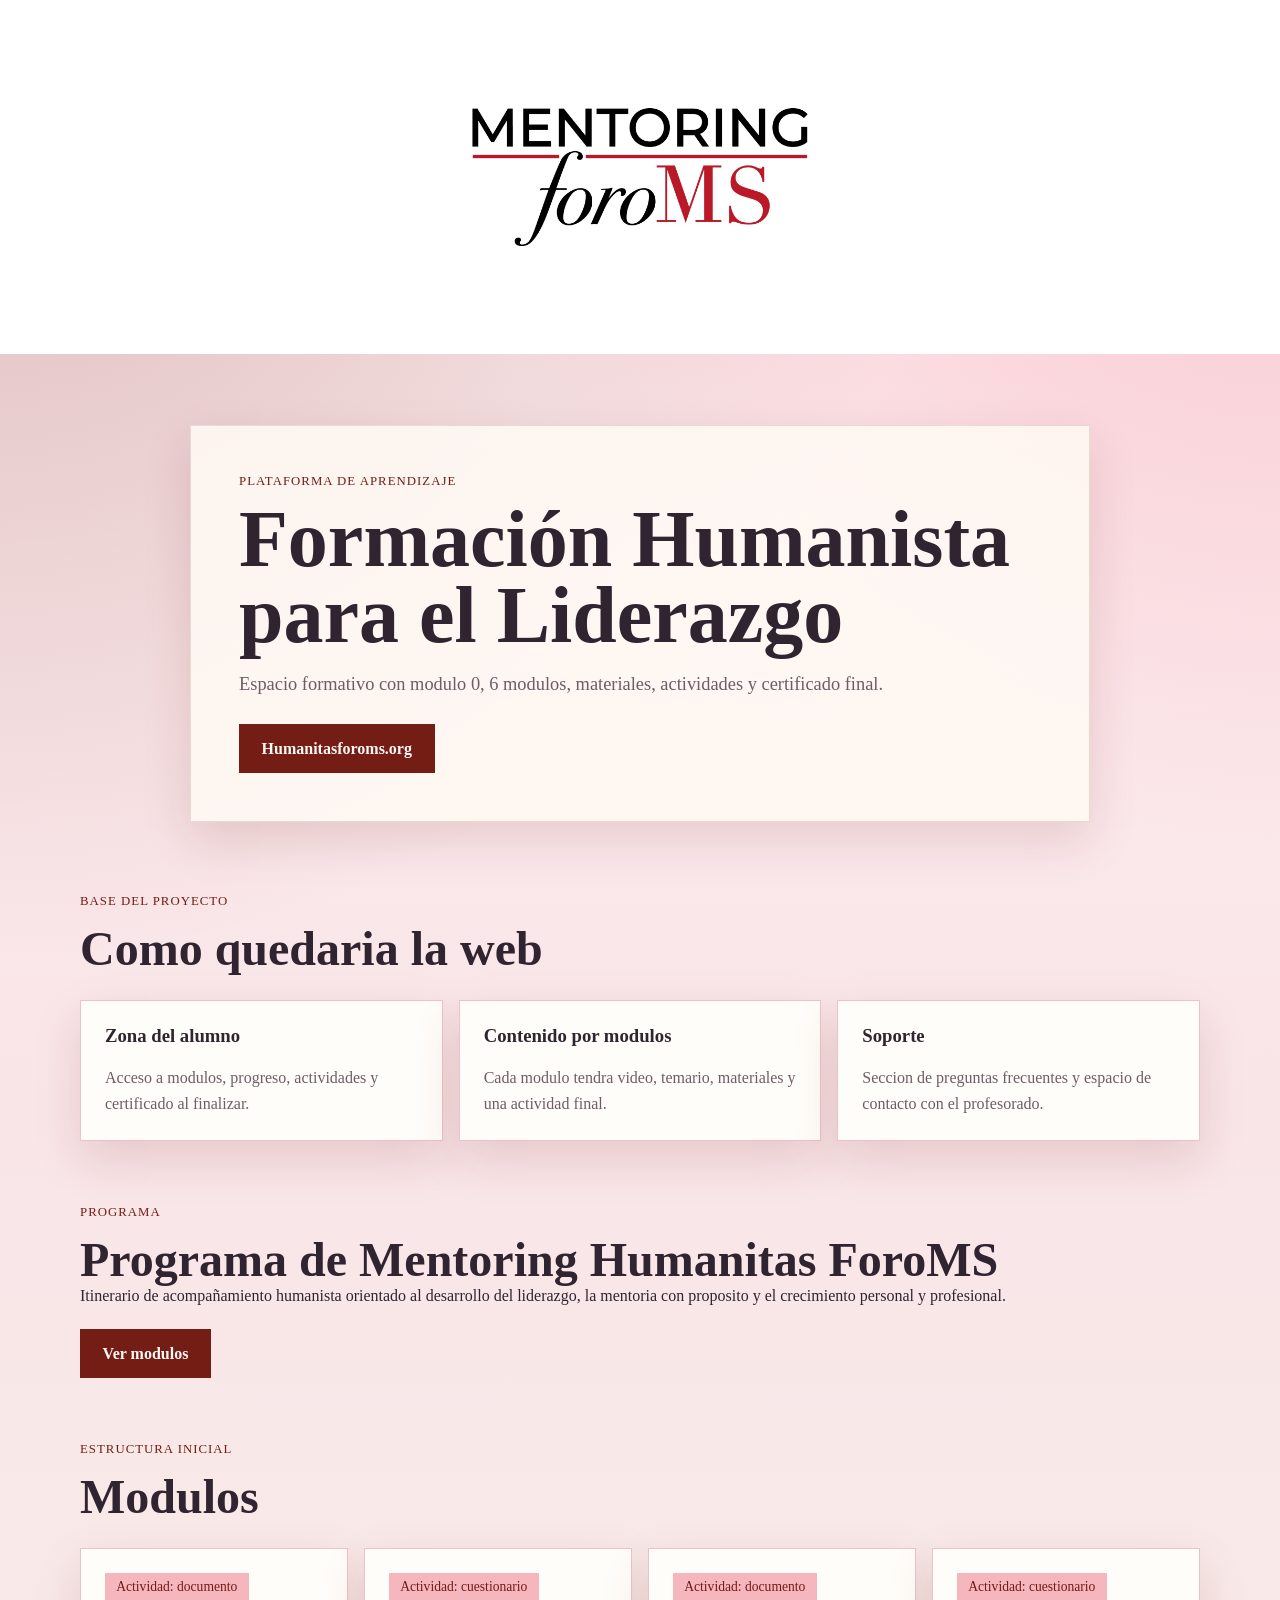
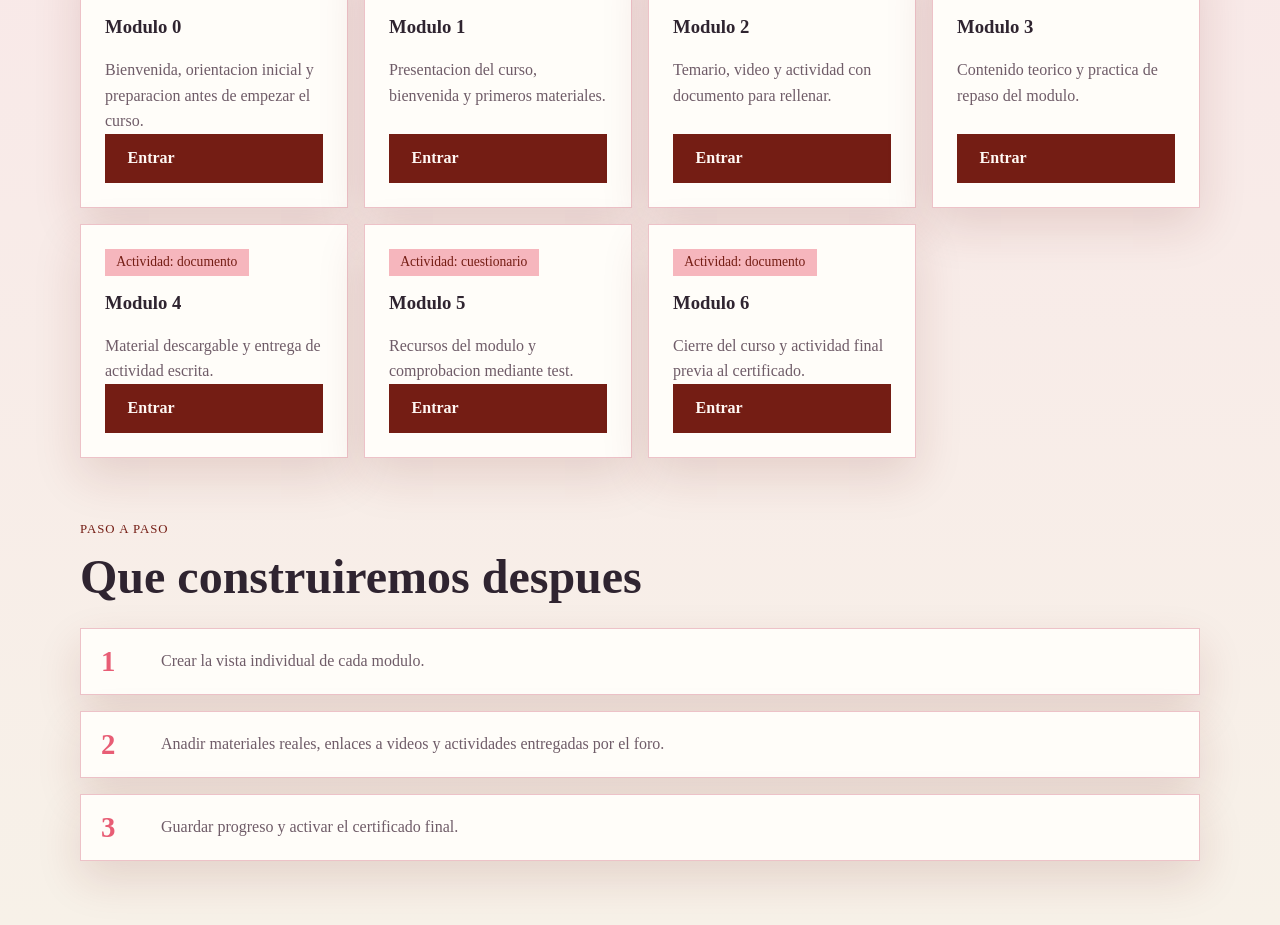
<file: index.html>
<!DOCTYPE html>
<html lang="es">
<head>
  <meta charset="UTF-8">
  <meta name="viewport" content="width=device-width, initial-scale=1.0">
  <title>Foro de Mujeres | Plataforma Formativa</title>
  <link rel="stylesheet" href="css/styles.css">
  <link rel="icon" type="image/jpeg" href="src/foroms.jpeg">
  <link rel="apple-touch-icon" href="src/foroms.jpeg">
</head>
<body>
  <header style="display:flex;justify-content:center;align-items:center;padding:24px 16px;background:#fff;">
    <img src="src/foroms.jpeg" alt="Mentoring foroMS" style="width:min(100%,420px);height:auto;display:block;">
  </header>
  <header class="hero hero--small">
    <div class="hero__content">
      <p class="eyebrow">Plataforma de aprendizaje</p>
      <h1>Foro de Mujeres</h1>
      <p class="hero__text">
        Espacio formativo con modulo 0, 6 modulos, materiales, actividades y certificado final.
      </p>
      <a class="button" href="#programa-mentoring">Ver programa</a>
    </div>
  </header>

  <main>
    <section class="section intro">
      <div class="section__heading">
        <p class="section__eyebrow">Base del proyecto</p>
        <h2>Como quedaria la web</h2>
      </div>
      <div class="intro__grid">
        <article class="card">
          <h3>Zona del alumno</h3>
          <p>Acceso a modulos, progreso, actividades y certificado al finalizar.</p>
        </article>
        <article class="card">
          <h3>Contenido por modulos</h3>
          <p>Cada modulo tendra video, temario, materiales y una actividad final.</p>
        </article>
        <article class="card">
          <h3>Soporte</h3>
          <p>Seccion de preguntas frecuentes y espacio de contacto con el profesorado.</p>
        </article>
      </div>
    </section>

    <section class="section program" id="programa-mentoring">
      <div class="section__heading">
        <p class="section__eyebrow">Programa</p>
        <h2>Programa de Mentoring Humanitas ForoMS</h2>
        <p>
          Itinerario de acompañamiento humanista orientado al desarrollo del liderazgo, la mentoria con proposito y el crecimiento personal y profesional.
        </p>
      </div>
      <a class="button" href="#modulos">Ver modulos</a>
    </section>

    <section class="section modules" id="modulos">
      <div class="section__heading">
        <p class="section__eyebrow">Estructura inicial</p>
        <h2>Modulos </h2>
      </div>
      <div class="modules__grid" id="modulesGrid"></div>
    </section>

    <section class="section workflow">
      <div class="section__heading">
        <p class="section__eyebrow">Paso a paso</p>
        <h2>Que construiremos despues</h2>
      </div>
      <div class="workflow__list">
        <div class="workflow__item">
          <span>1</span>
          <p>Crear la vista individual de cada modulo.</p>
        </div>
        <div class="workflow__item">
          <span>2</span>
          <p>Anadir materiales reales, enlaces a videos y actividades entregadas por el foro.</p>
        </div>
        <div class="workflow__item">
          <span>3</span>
          <p>Guardar progreso y activar el certificado final.</p>
        </div>
      </div>
    </section>
  </main>

  <script src="js/modules-data.js"></script>
  <script src="js/app.js"></script>
  <script>
    document.title = "Humanitasforoms.org | Formación Humanista para el Liderazgo";
    document.querySelector("h1").textContent = "Formación Humanista para el Liderazgo";

    const platformName = document.querySelector(".site-logo, .logo, .brand, header a");
    if (platformName) {
      platformName.textContent = "Humanitasforoms.org";
    }
  </script>
</body>
</html>
</file>
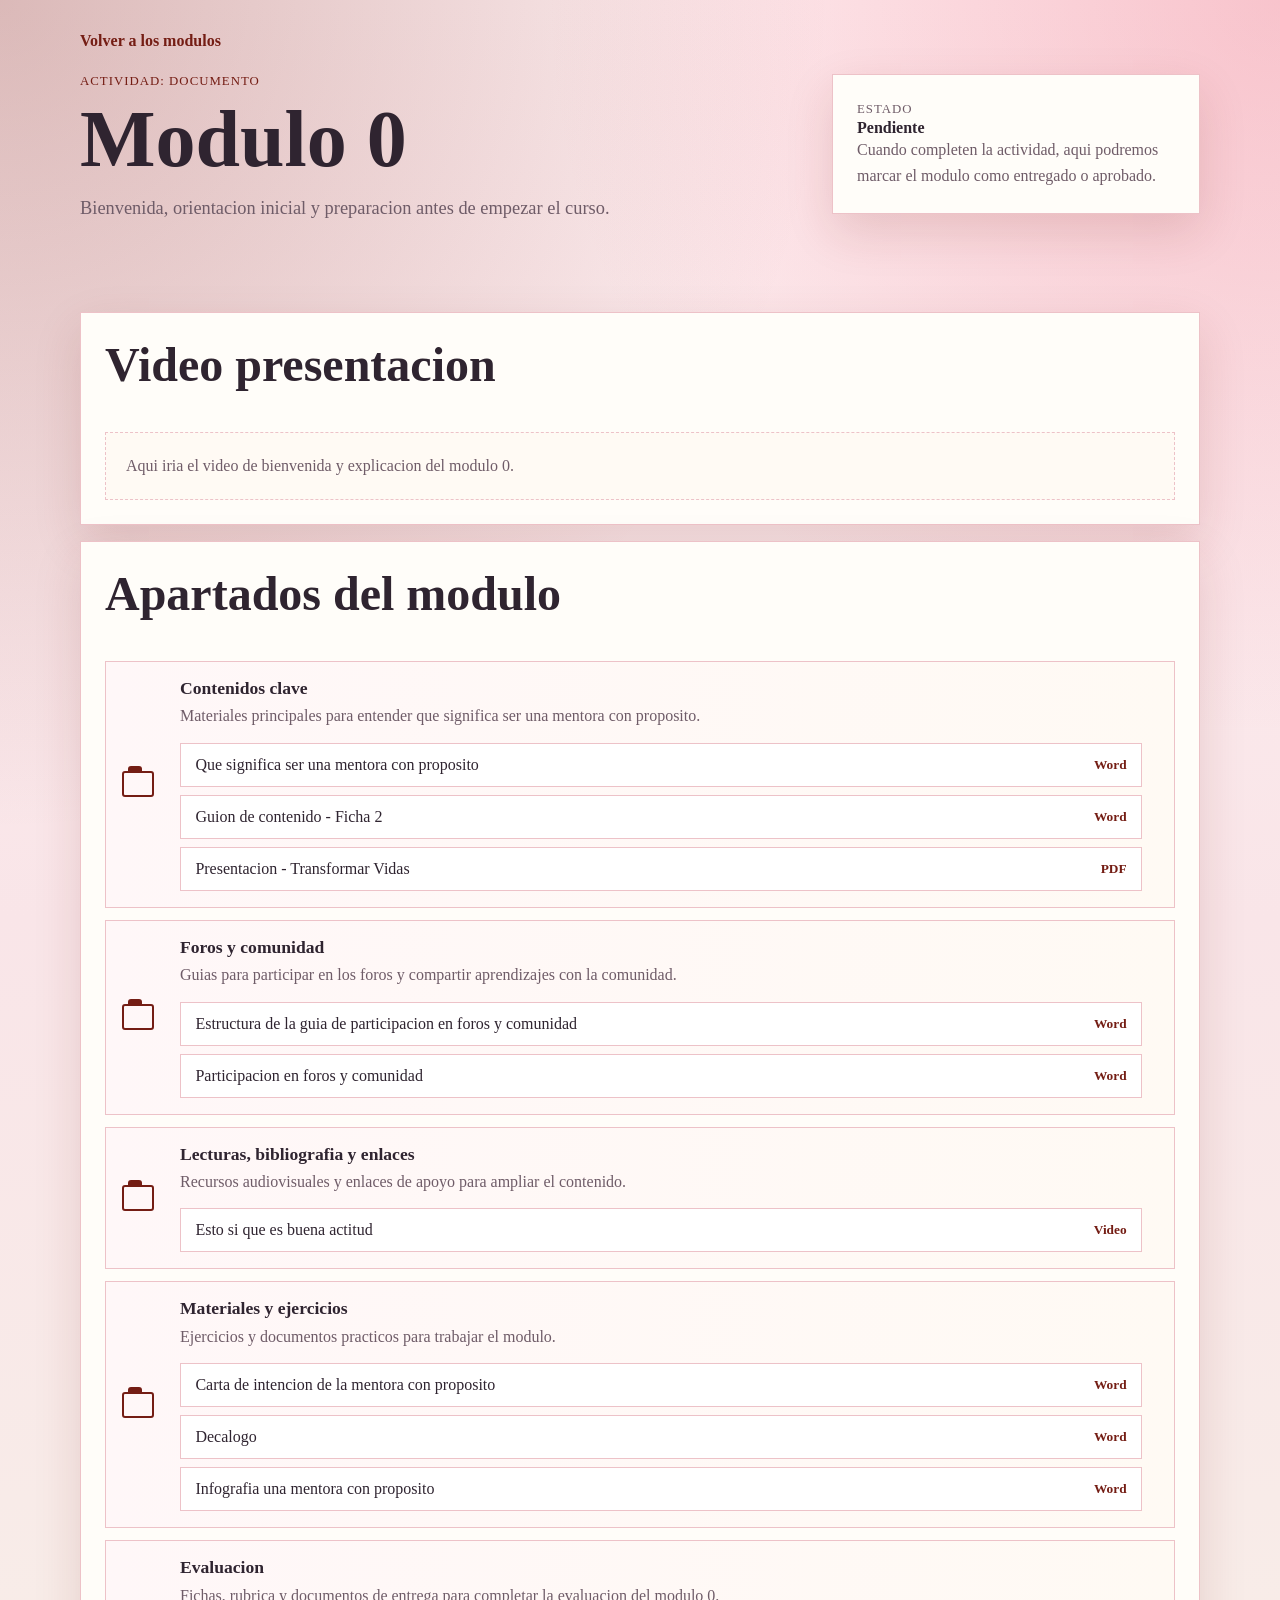
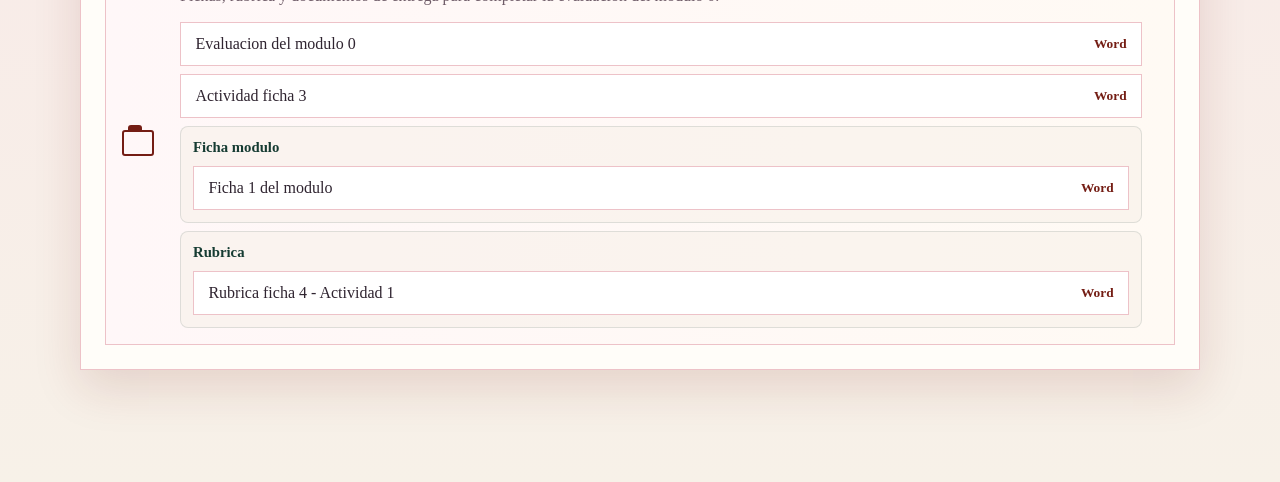
<file: modulo.html>
<!DOCTYPE html>
<html lang="es">
<head>
  <meta charset="UTF-8">
  <meta name="viewport" content="width=device-width, initial-scale=1.0">
  <title>Detalle del modulo | Humanitasforoms.org</title>
  <link rel="stylesheet" href="css/styles.css">
  <link rel="icon" type="image/jpeg" href="src/foroms.jpeg">
  <link rel="apple-touch-icon" href="src/foroms.jpeg">
</head>
<body>
  <main class="module-page">
    <section class="section module-detail">
      <a class="back-link" href="index.html">Volver a los modulos</a>
      <div class="module-detail__hero">
        <div>
          <p class="section__eyebrow" id="moduleType">Actividad del modulo</p>
          <h1 id="moduleTitle">Modulo</h1>
          <p class="hero__text" id="moduleDescription"></p>
        </div>
        <div class="status-card">
          <p class="status-card__label">Estado</p>
          <strong>Pendiente</strong>
          <p>Cuando completen la actividad, aqui podremos marcar el modulo como entregado o aprobado.</p>
        </div>
      </div>
    </section>

    <section class="section module-layout">
      <article class="content-panel content-panel--wide">
        <h2>Video presentacion</h2>
        <div class="placeholder-box">
          <p id="moduleVideo">Aqui podreis insertar el enlace o reproductor del video.</p>
        </div>
      </article>

      <article class="content-panel content-panel--wide">
        <h2>Apartados del modulo</h2>
        <div class="module-sections" id="moduleSections"></div>
      </article>
    </section>
  </main>

  <script src="js/modules-data.js"></script>
  <script src="js/modulo.js"></script>
</body>
</html>
</file>
<file: css/styles.css>
:root {
  --bg: #f7f1e8;
  --panel: #fffaf4;
  --card: #fffdf9;
  --text: #2f2430;
  --muted: #6f5c68;
  --accent: #741D14;
  --accent-dark: #741D14;
  --accent-soft: #f6b6bd;
  --accent-bright: #e85d75;
  --line: #edc2c8;
  --shadow: 0 18px 45px rgba(116, 29, 20, 0.14);
}

.word-viewer {
  display: grid;
  gap: 24px;
}

.word-viewer__header h1 {
  margin-bottom: 0;
}

.word-viewer__status {
  border: 1px solid rgba(21, 59, 50, 0.16);
  border-radius: 8px;
  background: #f6f0e8;
  color: #31423b;
  padding: 16px;
}

.word-viewer__status--error {
  border-color: rgba(141, 47, 47, 0.24);
  background: #fff1ed;
  color: #7a2b24;
}

.word-viewer__content {
  border: 1px solid rgba(21, 59, 50, 0.14);
  border-radius: 8px;
  background: #fffdf9;
  color: #26342f;
  line-height: 1.7;
  padding: clamp(20px, 4vw, 48px);
}

.word-viewer__content:empty {
  display: none;
}

.word-viewer__content h1,
.word-viewer__content h2,
.word-viewer__content h3 {
  color: #153b32;
  line-height: 1.2;
}

.word-viewer__content img {
  max-width: 100%;
  height: auto;
}

.word-viewer__content table {
  width: 100%;
  border-collapse: collapse;
}

.word-viewer__content td,
.word-viewer__content th {
  border: 1px solid rgba(21, 59, 50, 0.16);
  padding: 8px;
  vertical-align: top;
}

.resource-folder {
  display: grid;
  gap: 10px;
  border: 1px solid rgba(21, 59, 50, 0.12);
  border-radius: 8px;
  background: rgba(246, 240, 232, 0.58);
  padding: 12px;
}

.resource-folder h4 {
  margin: 0;
  color: #153b32;
  font-size: 0.92rem;
}

* {
  box-sizing: border-box;
}

body {
  margin: 0;
  font-family: Georgia, "Times New Roman", serif;
  color: var(--text);
  background:
    radial-gradient(circle at top left, rgba(116, 29, 20, 0.26), transparent 34%),
    radial-gradient(circle at top right, rgba(232, 93, 117, 0.3), transparent 30%),
    linear-gradient(180deg, #fff0f2 0%, #f9e5e8 44%, var(--bg) 100%);
}

a {
  color: inherit;
  text-decoration: none;
}

h1,
h2,
h3,
p {
  margin-top: 0;
}

.hero {
  min-height: 72vh;
  display: grid;
  place-items: center;
  padding: 3rem 1.5rem;
}

.hero--small {
  min-height: 60vh;
}

.hero__content {
  width: min(900px, 100%);
  background: rgba(255, 250, 244, 0.88);
  border: 1px solid rgba(231, 215, 202, 0.9);
  box-shadow: var(--shadow);
  padding: 3rem;
}

.eyebrow,
.section__eyebrow {
  margin: 0 0 0.75rem;
  text-transform: uppercase;
  letter-spacing: 0.08em;
  font-size: 0.8rem;
  color: var(--accent-dark);
}

h1 {
  font-size: clamp(2.6rem, 7vw, 5rem);
  line-height: 0.95;
  margin-bottom: 1rem;
}

h2 {
  font-size: clamp(1.8rem, 4vw, 3rem);
}

.hero__text {
  max-width: 44rem;
  font-size: 1.15rem;
  line-height: 1.7;
  color: var(--muted);
  margin-bottom: 1.5rem;
}

.button {
  display: inline-block;
  padding: 0.9rem 1.35rem;
  background: var(--accent);
  color: #fff8f4;
  font-weight: bold;
  border: 1px solid transparent;
  cursor: pointer;
}

.button--light {
  background: transparent;
  color: var(--accent-dark);
  border-color: var(--line);
}

.section {
  width: min(1120px, calc(100% - 2rem));
  margin: 0 auto 4rem;
}

.section__heading {
  margin-bottom: 1.5rem;
}

.section__heading h2 {
  margin-bottom: 0;
}

.intro__grid,
.modules__grid,
.module-layout {
  display: grid;
  grid-template-columns: repeat(auto-fit, minmax(220px, 1fr));
  gap: 1rem;
}

.card,
.module-card,
.workflow__item,
.content-panel,
.status-card {
  background: var(--card);
  border: 1px solid var(--line);
  box-shadow: var(--shadow);
}

.card,
.module-card,
.content-panel,
.status-card {
  padding: 1.5rem;
}

.card p,
.module-card p,
.workflow__item p,
.content-panel p,
.status-card p {
  color: var(--muted);
  line-height: 1.6;
  margin-bottom: 0;
}

.module-card {
  min-height: 220px;
  display: flex;
  flex-direction: column;
  justify-content: space-between;
}

.module-card__badge {
  display: inline-block;
  width: fit-content;
  padding: 0.35rem 0.7rem;
  background: var(--accent-soft);
  color: var(--accent-dark);
  font-size: 0.85rem;
  margin-bottom: 1rem;
}

.workflow__list {
  display: grid;
  gap: 1rem;
}

.workflow__item {
  display: grid;
  grid-template-columns: 60px 1fr;
  align-items: center;
  padding: 1rem 1.25rem;
}

.workflow__item span {
  font-size: 1.8rem;
  color: var(--accent-bright);
  font-weight: bold;
}

.module-page {
  padding: 2rem 0 3rem;
}

.back-link {
  display: inline-block;
  margin-bottom: 1.5rem;
  color: var(--accent-dark);
  font-weight: bold;
}

.module-detail__hero {
  display: grid;
  grid-template-columns: 2fr 1fr;
  gap: 1rem;
  align-items: start;
}

.status-card__label {
  text-transform: uppercase;
  letter-spacing: 0.08em;
  font-size: 0.8rem;
  margin-bottom: 0.5rem;
}

.content-panel--wide {
  grid-column: 1 / -1;
}

.placeholder-box,
.activity-box {
  margin-top: 1rem;
  padding: 1.25rem;
  border: 1px dashed var(--line);
  background: var(--panel);
}

.link-list {
  display: flex;
  flex-wrap: wrap;
  gap: 0.75rem;
  margin-top: 1rem;
}

.module-sections {
  display: grid;
  gap: 0.75rem;
  margin-top: 1rem;
}

.module-section {
  display: grid;
  grid-template-columns: 42px 1fr auto;
  gap: 1rem;
  align-items: center;
  padding: 1rem;
  background: linear-gradient(90deg, #fff7f8 0%, var(--panel) 100%);
  border: 1px solid var(--line);
}

.module-section__icon {
  width: 32px;
  height: 26px;
  border: 2px solid var(--accent-dark);
  border-radius: 3px;
  position: relative;
}

.module-section__icon::before {
  content: "";
  position: absolute;
  top: -7px;
  left: 4px;
  width: 14px;
  height: 7px;
  background: var(--accent-dark);
  border-radius: 3px 3px 0 0;
}

.module-section h3 {
  margin-bottom: 0.35rem;
  font-size: 1.1rem;
}

.module-section p {
  color: var(--muted);
  line-height: 1.5;
  margin-bottom: 0;
}

.module-section__content {
  min-width: 0;
}

.resource-list {
  display: grid;
  gap: 0.5rem;
  margin-top: 0.9rem;
}

.resource-link {
  display: flex;
  justify-content: space-between;
  gap: 1rem;
  align-items: center;
  padding: 0.75rem 0.9rem;
  background: #fff;
  border: 1px solid var(--line);
  color: var(--text);
}

.resource-link span {
  overflow-wrap: anywhere;
}

.resource-link small {
  flex: 0 0 auto;
  color: var(--accent-dark);
  font-weight: bold;
}

@media (max-width: 700px) {
  .hero__content {
    padding: 2rem 1.5rem;
  }

  .workflow__item,
  .module-detail__hero {
    grid-template-columns: 1fr;
    gap: 0.75rem;
  }

  .module-section {
    grid-template-columns: 34px 1fr;
  }

  .module-section .button {
    grid-column: 1 / -1;
    text-align: center;
  }

  .resource-link {
    align-items: flex-start;
    flex-direction: column;
    gap: 0.35rem;
  }
}
</file>
